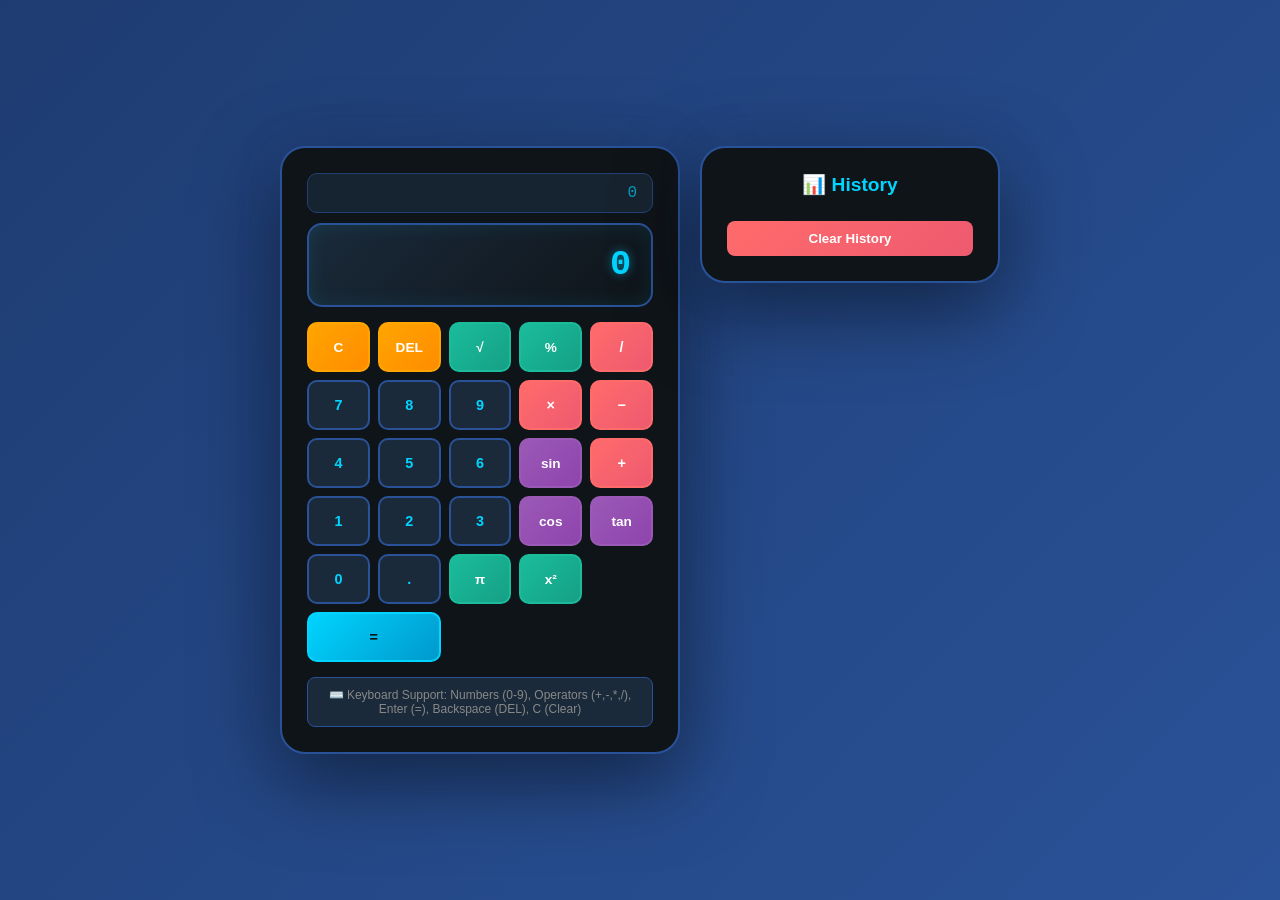
<file: index.html>
<!DOCTYPE html>
<html lang="en">
<head>
    <meta charset="UTF-8">
    <meta name="viewport" content="width=device-width, initial-scale=1.0">
    <title>Engineering Calculator</title>
    <style>
        * {
            margin: 0;
            padding: 0;
            box-sizing: border-box;
        }

        body {
            display: flex;
            justify-content: center;
            align-items: center;
            min-height: 100vh;
            background: linear-gradient(135deg, #1e3c72 0%, #2a5298 100%);
            font-family: 'Poppins', 'Segoe UI', Tahoma, Geneva, Verdana, sans-serif;
            padding: 20px;
        }

        .container {
            display: flex;
            gap: 20px;
            flex-wrap: wrap;
            justify-content: center;
            align-items: flex-start;
        }

        .calculator {
            background: #0f1419;
            border-radius: 25px;
            box-shadow: 0 25px 80px rgba(0, 0, 0, 0.5), 0 0 40px rgba(42, 82, 152, 0.3);
            padding: 25px;
            width: 400px;
            border: 2px solid #2a5298;
        }

        .display {
            background: linear-gradient(135deg, #1a2a3a 0%, #0f1419 100%);
            border-radius: 15px;
            padding: 20px;
            margin-bottom: 15px;
            text-align: right;
            font-size: 2.2em;
            font-weight: 700;
            color: #00d4ff;
            word-wrap: break-word;
            word-break: break-all;
            min-height: 60px;
            display: flex;
            align-items: center;
            justify-content: flex-end;
            border: 2px solid #2a5298;
            box-shadow: inset 0 0 20px rgba(0, 212, 255, 0.1);
            text-shadow: 0 0 10px rgba(0, 212, 255, 0.5);
            font-family: 'Courier New', monospace;
        }

        .display-expression {
            background: #1a2a3a;
            border-radius: 10px;
            padding: 10px 15px;
            margin-bottom: 10px;
            text-align: right;
            font-size: 1em;
            color: #00d4ff;
            opacity: 0.7;
            min-height: 25px;
            border: 1px solid #2a5298;
            font-family: 'Courier New', monospace;
        }

        .buttons {
            display: grid;
            grid-template-columns: repeat(5, 1fr);
            gap: 8px;
            margin-bottom: 15px;
        }

        .btn {
            padding: 15px;
            border: 2px solid #2a5298;
            border-radius: 10px;
            font-size: 0.9em;
            font-weight: 600;
            cursor: pointer;
            transition: all 0.3s ease;
            position: relative;
            overflow: hidden;
        }

        .btn::before {
            content: '';
            position: absolute;
            top: 0;
            left: -100%;
            width: 100%;
            height: 100%;
            background: rgba(0, 212, 255, 0.2);
            transition: left 0.3s ease;
            z-index: -1;
        }

        .btn:hover::before {
            left: 0;
        }

        .btn:hover {
            transform: translateY(-2px);
            box-shadow: 0 8px 20px rgba(0, 0, 0, 0.4);
        }

        .btn:active {
            transform: translateY(-1px);
        }

        .btn-number {
            background: #1a2a3a;
            color: #00d4ff;
            border-color: #2a5298;
        }

        .btn-number:hover {
            background: #2a3a4a;
            box-shadow: 0 0 15px rgba(0, 212, 255, 0.3);
        }

        .btn-operator {
            background: linear-gradient(135deg, #ff6b6b 0%, #ee5a6f 100%);
            color: white;
            border-color: #ff6b6b;
        }

        .btn-operator:hover {
            background: linear-gradient(135deg, #ff7a7a 0%, #ff5a6f 100%);
            box-shadow: 0 0 20px rgba(255, 107, 107, 0.5);
        }

        .btn-equals {
            background: linear-gradient(135deg, #00d4ff 0%, #0099cc 100%);
            color: #0f1419;
            border-color: #00d4ff;
            font-weight: 700;
            grid-column: span 2;
        }

        .btn-equals:hover {
            background: linear-gradient(135deg, #00e4ff 0%, #00aadd 100%);
            box-shadow: 0 0 25px rgba(0, 212, 255, 0.6);
        }

        .btn-function {
            background: linear-gradient(135deg, #ffa500 0%, #ff8c00 100%);
            color: white;
            font-size: 0.85em;
            border-color: #ffa500;
        }

        .btn-function:hover {
            background: linear-gradient(135deg, #ffb520 0%, #ffa500 100%);
            box-shadow: 0 0 20px rgba(255, 165, 0, 0.5);
        }

        .btn-trig {
            background: linear-gradient(135deg, #9b59b6 0%, #8e44ad 100%);
            color: white;
            font-size: 0.85em;
            border-color: #9b59b6;
        }

        .btn-trig:hover {
            background: linear-gradient(135deg, #a569c1 0%, #9d54b8 100%);
            box-shadow: 0 0 20px rgba(155, 89, 182, 0.5);
        }

        .btn-advanced {
            background: linear-gradient(135deg, #1abc9c 0%, #16a085 100%);
            color: white;
            font-size: 0.85em;
            border-color: #1abc9c;
        }

        .btn-advanced:hover {
            background: linear-gradient(135deg, #2ccbb1 0%, #1fb893 100%);
            box-shadow: 0 0 20px rgba(26, 188, 156, 0.5);
        }

        .history-panel {
            background: #0f1419;
            border-radius: 25px;
            box-shadow: 0 25px 80px rgba(0, 0, 0, 0.5), 0 0 40px rgba(42, 82, 152, 0.3);
            padding: 25px;
            width: 300px;
            border: 2px solid #2a5298;
            max-height: 600px;
            display: flex;
            flex-direction: column;
        }

        .history-title {
            color: #00d4ff;
            font-size: 1.2em;
            font-weight: 700;
            margin-bottom: 15px;
            text-align: center;
        }

        .history-list {
            flex: 1;
            overflow-y: auto;
            display: flex;
            flex-direction: column-reverse;
        }

        .history-item {
            background: #1a2a3a;
            border: 1px solid #2a5298;
            border-radius: 8px;
            padding: 10px;
            margin-bottom: 8px;
            color: #00d4ff;
            font-size: 0.85em;
            cursor: pointer;
            transition: all 0.2s ease;
            font-family: 'Courier New', monospace;
        }

        .history-item:hover {
            background: #2a3a4a;
            box-shadow: 0 0 10px rgba(0, 212, 255, 0.3);
        }

        .history-expression {
            color: #888;
            font-size: 0.75em;
        }

        .history-result {
            color: #00d4ff;
            font-weight: 600;
            margin-top: 3px;
        }

        .clear-history-btn {
            background: linear-gradient(135deg, #ff6b6b 0%, #ee5a6f 100%);
            color: white;
            border: none;
            border-radius: 8px;
            padding: 10px;
            margin-top: 10px;
            cursor: pointer;
            font-weight: 600;
            transition: all 0.3s ease;
        }

        .clear-history-btn:hover {
            background: linear-gradient(135deg, #ff7a7a 0%, #ff5a6f 100%);
            box-shadow: 0 0 15px rgba(255, 107, 107, 0.5);
        }

        .keyboard-info {
            color: #888;
            font-size: 0.75em;
            margin-top: 10px;
            text-align: center;
            padding: 10px;
            background: #1a2a3a;
            border-radius: 8px;
            border: 1px solid #2a5298;
        }

        ::-webkit-scrollbar {
            width: 8px;
        }

        ::-webkit-scrollbar-track {
            background: #1a2a3a;
            border-radius: 10px;
        }

        ::-webkit-scrollbar-thumb {
            background: #2a5298;
            border-radius: 10px;
        }

        ::-webkit-scrollbar-thumb:hover {
            background: #00d4ff;
        }

        @media (max-width: 900px) {
            .container {
                flex-direction: column;
                align-items: center;
            }

            .calculator,
            .history-panel {
                width: 100%;
                max-width: 400px;
            }
        }
    </style>
</head>
<body>
    <div class="container">
        <div class="calculator">
            <div class="display-expression" id="expression">0</div>
            <div class="display" id="display">0</div>

            <div class="buttons">
                <button class="btn btn-function" onclick="calculator.clear()" title="Clear">C</button>
                <button class="btn btn-function" onclick="calculator.delete()" title="Delete">DEL</button>
                <button class="btn btn-advanced" onclick="calculator.addFunction('sqrt')" title="Square Root">√</button>
                <button class="btn btn-advanced" onclick="calculator.addFunction('percent')" title="Percentage">%</button>
                <button class="btn btn-operator" onclick="calculator.setOperator('/')" title="Divide">/</button>

                <button class="btn btn-number" onclick="calculator.addNumber('7')">7</button>
                <button class="btn btn-number" onclick="calculator.addNumber('8')">8</button>
                <button class="btn btn-number" onclick="calculator.addNumber('9')">9</button>
                <button class="btn btn-operator" onclick="calculator.setOperator('*')" title="Multiply">×</button>
                <button class="btn btn-operator" onclick="calculator.setOperator('-')" title="Subtract">−</button>

                <button class="btn btn-number" onclick="calculator.addNumber('4')">4</button>
                <button class="btn btn-number" onclick="calculator.addNumber('5')">5</button>
                <button class="btn btn-number" onclick="calculator.addNumber('6')">6</button>
                <button class="btn btn-trig" onclick="calculator.addFunction('sin')" title="Sine">sin</button>
                <button class="btn btn-operator" onclick="calculator.setOperator('+')" title="Add">+</button>

                <button class="btn btn-number" onclick="calculator.addNumber('1')">1</button>
                <button class="btn btn-number" onclick="calculator.addNumber('2')">2</button>
                <button class="btn btn-number" onclick="calculator.addNumber('3')">3</button>
                <button class="btn btn-trig" onclick="calculator.addFunction('cos')" title="Cosine">cos</button>
                <button class="btn btn-trig" onclick="calculator.addFunction('tan')" title="Tangent">tan</button>

                <button class="btn btn-number" onclick="calculator.addNumber('0')">0</button>
                <button class="btn btn-number" onclick="calculator.addNumber('.')">.</button>
                <button class="btn btn-advanced" onclick="calculator.addFunction('pi')" title="Pi">π</button>
                <button class="btn btn-advanced" onclick="calculator.addFunction('power')" title="Power">x²</button>
                <button class="btn btn-equals" onclick="calculator.calculate()">=</button>
            </div>

            <div class="keyboard-info">
                ⌨️ Keyboard Support: Numbers (0-9), Operators (+,-,*,/), Enter (=), Backspace (DEL), C (Clear)
            </div>
        </div>

        <div class="history-panel">
            <div class="history-title">📊 History</div>
            <div class="history-list" id="historyList"></div>
            <button class="clear-history-btn" onclick="calculator.clearHistory()">Clear History</button>
        </div>
    </div>

    <script>
        const calculator = {
            display: null,
            expressionDisplay: null,
            historyList: null,
            currentValue: '0',
            previousValue: '',
            operator: null,
            shouldResetDisplay: false,
            history: [],
            degreeMode: true,

            init() {
                this.display = document.getElementById('display');
                this.expressionDisplay = document.getElementById('expression');
                this.historyList = document.getElementById('historyList');
                this.loadHistory();
                this.setupKeyboardSupport();
            },

            setupKeyboardSupport() {
                document.addEventListener('keydown', (e) => {
                    if (e.key >= '0' && e.key <= '9') {
                        this.addNumber(e.key);
                    } else if (e.key === '+' || e.key === '-' || e.key === '*' || e.key === '/') {
                        this.setOperator(e.key);
                    } else if (e.key === '.' || e.key === ',') {
                        this.addNumber('.');
                    } else if (e.key === 'Enter' || e.key === '=') {
                        e.preventDefault();
                        this.calculate();
                    } else if (e.key === 'Backspace') {
                        e.preventDefault();
                        this.delete();
                    } else if (e.key.toLowerCase() === 'c') {
                        this.clear();
                    }
                });
            },

            addNumber(num) {
                if (num === '.' && this.currentValue.includes('.')) return;

                if (this.shouldResetDisplay) {
                    this.currentValue = num === '.' ? '0.' : num;
                    this.shouldResetDisplay = false;
                } else {
                    if (this.currentValue === '0' && num !== '.') {
                        this.currentValue = num;
                    } else {
                        this.currentValue += num;
                    }
                }
                this.updateDisplay();
            },

            setOperator(op) {
                const inputValue = parseFloat(this.currentValue);

                if (this.previousValue === '') {
                    this.previousValue = inputValue;
                } else if (this.operator) {
                    const result = this.performCalculation(
                        this.previousValue,
                        inputValue,
                        this.operator
                    );
                    this.currentValue = String(result);
                    this.previousValue = result;
                }

                this.operator = op;
                this.shouldResetDisplay = true;
                this.updateDisplay();
            },

            addFunction(func) {
                let result;
                const value = parseFloat(this.currentValue);

                switch (func) {
                    case 'sqrt':
                        result = Math.sqrt(value);
                        this.addToHistory(`√(${value})`, result);
                        break;
                    case 'percent':
                        result = value / 100;
                        this.addToHistory(`${value}%`, result);
                        break;
                    case 'sin':
                        const sinVal = this.degreeMode ? value * Math.PI / 180 : value;
                        result = Math.sin(sinVal);
                        this.addToHistory(`sin(${value}°)`, result);
                        break;
                    case 'cos':
                        const cosVal = this.degreeMode ? value * Math.PI / 180 : value;
                        result = Math.cos(cosVal);
                        this.addToHistory(`cos(${value}°)`, result);
                        break;
                    case 'tan':
                        const tanVal = this.degreeMode ? value * Math.PI / 180 : value;
                        result = Math.tan(tanVal);
                        this.addToHistory(`tan(${value}°)`, result);
                        break;
                    case 'pi':
                        if (this.currentValue === '0') {
                            this.currentValue = String(Math.PI);
                        } else {
                            this.currentValue += Math.PI;
                        }
                        this.updateDisplay();
                        return;
                    case 'power':
                        result = value * value;
                        this.addToHistory(`${value}²`, result);
                        break;
                }

                if (result !== undefined) {
                    this.currentValue = String(result);
                    this.shouldResetDisplay = true;
                    this.updateDisplay();
                }
            },

            calculate() {
                if (this.operator && this.previousValue !== '') {
                    const result = this.performCalculation(
                        this.previousValue,
                        parseFloat(this.currentValue),
                        this.operator
                    );

                    const expression = `${this.previousValue} ${this.operator} ${this.currentValue}`;
                    this.addToHistory(expression, result);

                    this.currentValue = String(result);
                    this.previousValue = '';
                    this.operator = null;
                    this.shouldResetDisplay = true;
                    this.updateDisplay();
                }
            },

            performCalculation(prev, current, operator) {
                switch (operator) {
                    case '+': return prev + current;
                    case '-': return prev - current;
                    case '*': return prev * current;
                    case '/': return current !== 0 ? prev / current : 0;
                    default: return current;
                }
            },

            addToHistory(expression, result) {
                const historyItem = {
                    expression: expression,
                    result: result,
                    timestamp: new Date().toLocaleTimeString()
                };
                this.history.unshift(historyItem);
                this.saveHistory();
                this.updateHistoryDisplay();
            },

            updateHistoryDisplay() {
                this.historyList.innerHTML = '';
                this.history.slice(0, 20).forEach(item => {
                    const div = document.createElement('div');
                    div.className = 'history-item';
                    div.onclick = () => {
                        this.currentValue = String(item.result);
                        this.updateDisplay();
                    };
                    div.innerHTML = `
                        <div class="history-expression">${item.expression}</div>
                        <div class="history-result">${parseFloat(item.result).toFixed(8)}</div>
                    `;
                    this.historyList.appendChild(div);
                });
            },

            saveHistory() {
                localStorage.setItem('calculatorHistory', JSON.stringify(this.history));
            },

            loadHistory() {
                const saved = localStorage.getItem('calculatorHistory');
                if (saved) {
                    this.history = JSON.parse(saved);
                    this.updateHistoryDisplay();
                }
            },

            clearHistory() {
                if (confirm('Clear all history?')) {
                    this.history = [];
                    this.saveHistory();
                    this.updateHistoryDisplay();
                }
            },

            clear() {
                this.currentValue = '0';
                this.previousValue = '';
                this.operator = null;
                this.shouldResetDisplay = false;
                this.updateDisplay();
            },

            delete() {
                if (this.shouldResetDisplay) return;
                if (this.currentValue.length === 1) {
                    this.currentValue = '0';
                } else {
                    this.currentValue = this.currentValue.slice(0, -1);
                }
                this.updateDisplay();
            },

            updateDisplay() {
                let displayValue = this.currentValue;
                if (displayValue.length > 12) {
                    displayValue = parseFloat(displayValue).toExponential(5);
                }
                this.display.textContent = displayValue;

                let expr = '';
                if (this.previousValue !== '') {
                    expr += this.previousValue;
                }
                if (this.operator) {
                    expr += ' ' + this.operator + ' ';
                }
                if (expr) {
                    this.expressionDisplay.textContent = expr;
                } else {
                    this.expressionDisplay.textContent = '0';
                }
            }
        };

        calculator.init();
    </script>
</body>
</html>
</file>
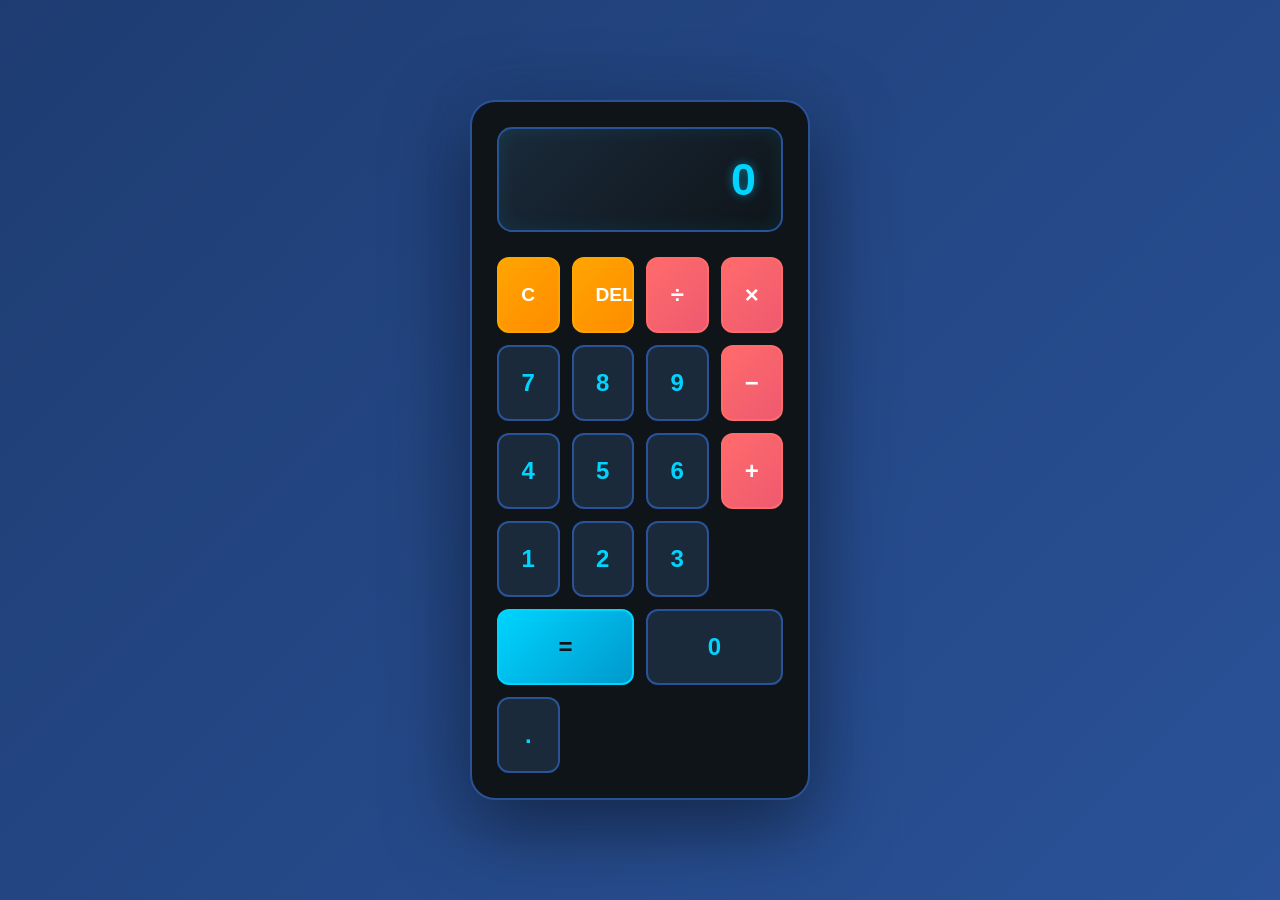
<file: calculator_Version2.html>
<!DOCTYPE html>
<html lang="en">
<head>
    <meta charset="UTF-8">
    <meta name="viewport" content="width=device-width, initial-scale=1.0">
    <title>Modern Calculator</title>
    <style>
        * {
            margin: 0;
            padding: 0;
            box-sizing: border-box;
        }

        body {
            display: flex;
            justify-content: center;
            align-items: center;
            min-height: 100vh;
            background: linear-gradient(135deg, #1e3c72 0%, #2a5298 100%);
            font-family: 'Poppins', 'Segoe UI', Tahoma, Geneva, Verdana, sans-serif;
        }

        .calculator {
            background: #0f1419;
            border-radius: 25px;
            box-shadow: 0 25px 80px rgba(0, 0, 0, 0.5), 0 0 40px rgba(42, 82, 152, 0.3);
            padding: 25px;
            width: 340px;
            border: 2px solid #2a5298;
        }

        .display {
            background: linear-gradient(135deg, #1a2a3a 0%, #0f1419 100%);
            border-radius: 15px;
            padding: 25px;
            margin-bottom: 25px;
            text-align: right;
            font-size: 2.8em;
            font-weight: 700;
            color: #00d4ff;
            word-wrap: break-word;
            word-break: break-all;
            min-height: 70px;
            display: flex;
            align-items: center;
            justify-content: flex-end;
            border: 2px solid #2a5298;
            box-shadow: inset 0 0 20px rgba(0, 212, 255, 0.1);
            text-shadow: 0 0 10px rgba(0, 212, 255, 0.5);
        }

        .buttons {
            display: grid;
            grid-template-columns: repeat(4, 1fr);
            gap: 12px;
        }

        .btn {
            padding: 22px;
            border: 2px solid #2a5298;
            border-radius: 12px;
            font-size: 1.5em;
            font-weight: 600;
            cursor: pointer;
            transition: all 0.3s ease;
            position: relative;
            overflow: hidden;
        }

        .btn::before {
            content: '';
            position: absolute;
            top: 0;
            left: -100%;
            width: 100%;
            height: 100%;
            background: rgba(0, 212, 255, 0.2);
            transition: left 0.3s ease;
            z-index: -1;
        }

        .btn:hover::before {
            left: 0;
        }

        .btn:hover {
            transform: translateY(-3px);
            box-shadow: 0 8px 20px rgba(0, 0, 0, 0.4);
        }

        .btn:active {
            transform: translateY(-1px);
        }

        .btn-number {
            background: #1a2a3a;
            color: #00d4ff;
            border-color: #2a5298;
        }

        .btn-number:hover {
            background: #2a3a4a;
            box-shadow: 0 0 15px rgba(0, 212, 255, 0.3);
        }

        .btn-operator {
            background: linear-gradient(135deg, #ff6b6b 0%, #ee5a6f 100%);
            color: white;
            border-color: #ff6b6b;
        }

        .btn-operator:hover {
            background: linear-gradient(135deg, #ff7a7a 0%, #ff5a6f 100%);
            box-shadow: 0 0 20px rgba(255, 107, 107, 0.5);
        }

        .btn-equals {
            background: linear-gradient(135deg, #00d4ff 0%, #0099cc 100%);
            color: #0f1419;
            grid-column: span 2;
            border-color: #00d4ff;
            font-weight: 700;
        }

        .btn-equals:hover {
            background: linear-gradient(135deg, #00e4ff 0%, #00aadd 100%);
            box-shadow: 0 0 25px rgba(0, 212, 255, 0.6);
        }

        .btn-function {
            background: linear-gradient(135deg, #ffa500 0%, #ff8c00 100%);
            color: white;
            font-size: 1.2em;
            border-color: #ffa500;
        }

        .btn-function:hover {
            background: linear-gradient(135deg, #ffb520 0%, #ffa500 100%);
            box-shadow: 0 0 20px rgba(255, 165, 0, 0.5);
        }

        .btn-zero {
            grid-column: span 2;
        }

        @media (max-width: 400px) {
            .calculator {
                width: 100%;
                max-width: 340px;
                padding: 15px;
            }

            .display {
                font-size: 2.2em;
                padding: 20px;
                margin-bottom: 20px;
            }

            .btn {
                padding: 18px;
                font-size: 1.3em;
            }

            .buttons {
                gap: 8px;
            }
        }
    </style>
</head>
<body>
    <div class="calculator">
        <div class="display">0</div>
        <div class="buttons">
            <button class="btn btn-function" onclick="calculator.clear()">C</button>
            <button class="btn btn-function" onclick="calculator.delete()">DEL</button>
            <button class="btn btn-operator" onclick="calculator.setOperator('/')">÷</button>
            <button class="btn btn-operator" onclick="calculator.setOperator('*')">×</button>

            <button class="btn btn-number" onclick="calculator.addNumber('7')">7</button>
            <button class="btn btn-number" onclick="calculator.addNumber('8')">8</button>
            <button class="btn btn-number" onclick="calculator.addNumber('9')">9</button>
            <button class="btn btn-operator" onclick="calculator.setOperator('-')">−</button>

            <button class="btn btn-number" onclick="calculator.addNumber('4')">4</button>
            <button class="btn btn-number" onclick="calculator.addNumber('5')">5</button>
            <button class="btn btn-number" onclick="calculator.addNumber('6')">6</button>
            <button class="btn btn-operator" onclick="calculator.setOperator('+')">+</button>

            <button class="btn btn-number" onclick="calculator.addNumber('1')">1</button>
            <button class="btn btn-number" onclick="calculator.addNumber('2')">2</button>
            <button class="btn btn-number" onclick="calculator.addNumber('3')">3</button>
            <button class="btn btn-equals" onclick="calculator.calculate()">=</button>

            <button class="btn btn-number btn-zero" onclick="calculator.addNumber('0')">0</button>
            <button class="btn btn-number" onclick="calculator.addNumber('.')">.</button>
        </div>
    </div>

    <script>
        const calculator = {
            display: null,
            currentValue: '0',
            previousValue: '',
            operator: null,
            shouldResetDisplay: false,

            init() {
                this.display = document.querySelector('.display');
            },

            addNumber(num) {
                if (num === '.' && this.currentValue.includes('.')) return;

                if (this.shouldResetDisplay) {
                    this.currentValue = num === '.' ? '0.' : num;
                    this.shouldResetDisplay = false;
                } else {
                    if (this.currentValue === '0' && num !== '.') {
                        this.currentValue = num;
                    } else {
                        this.currentValue += num;
                    }
                }
                this.updateDisplay();
            },

            setOperator(op) {
                const inputValue = parseFloat(this.currentValue);

                if (this.previousValue === '') {
                    this.previousValue = inputValue;
                } else if (this.operator) {
                    const result = this.performCalculation(
                        this.previousValue,
                        inputValue,
                        this.operator
                    );
                    this.currentValue = String(result);
                    this.previousValue = result;
                }

                this.operator = op;
                this.shouldResetDisplay = true;
            },

            calculate() {
                if (this.operator && this.previousValue !== '') {
                    const result = this.performCalculation(
                        this.previousValue,
                        parseFloat(this.currentValue),
                        this.operator
                    );

                    this.currentValue = String(result);
                    this.previousValue = '';
                    this.operator = null;
                    this.shouldResetDisplay = true;
                    this.updateDisplay();
                }
            },

            performCalculation(prev, current, operator) {
                switch (operator) {
                    case '+': return prev + current;
                    case '-': return prev - current;
                    case '*': return prev * current;
                    case '/': return current !== 0 ? prev / current : 0;
                    default: return current;
                }
            },

            clear() {
                this.currentValue = '0';
                this.previousValue = '';
                this.operator = null;
                this.shouldResetDisplay = false;
                this.updateDisplay();
            },

            delete() {
                if (this.shouldResetDisplay) return;
                if (this.currentValue.length === 1) {
                    this.currentValue = '0';
                } else {
                    this.currentValue = this.currentValue.slice(0, -1);
                }
                this.updateDisplay();
            },

            updateDisplay() {
                let displayValue = this.currentValue;
                if (displayValue.length > 12) {
                    displayValue = parseFloat(displayValue).toExponential(5);
                }
                this.display.textContent = displayValue;
            }
        };

        calculator.init();
    </script>
</body>
</html>
</file>
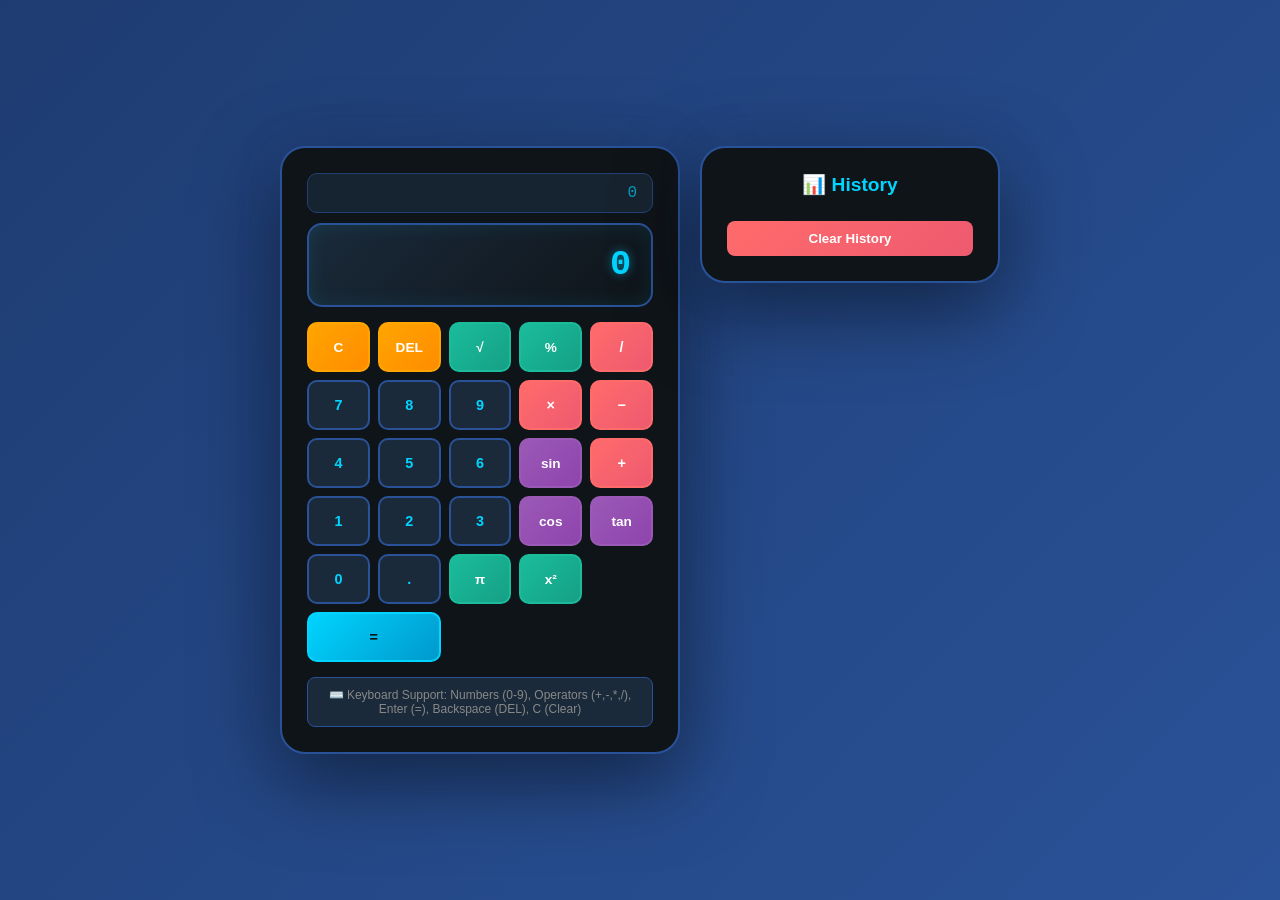
<file: engineering-calculator_Version2.html>
<!DOCTYPE html>
<html lang="en">
<head>
    <meta charset="UTF-8">
    <meta name="viewport" content="width=device-width, initial-scale=1.0">
    <title>Engineering Calculator</title>
    <style>
        * {
            margin: 0;
            padding: 0;
            box-sizing: border-box;
        }

        body {
            display: flex;
            justify-content: center;
            align-items: center;
            min-height: 100vh;
            background: linear-gradient(135deg, #1e3c72 0%, #2a5298 100%);
            font-family: 'Poppins', 'Segoe UI', Tahoma, Geneva, Verdana, sans-serif;
            padding: 20px;
        }

        .container {
            display: flex;
            gap: 20px;
            flex-wrap: wrap;
            justify-content: center;
            align-items: flex-start;
        }

        .calculator {
            background: #0f1419;
            border-radius: 25px;
            box-shadow: 0 25px 80px rgba(0, 0, 0, 0.5), 0 0 40px rgba(42, 82, 152, 0.3);
            padding: 25px;
            width: 400px;
            border: 2px solid #2a5298;
        }

        .display {
            background: linear-gradient(135deg, #1a2a3a 0%, #0f1419 100%);
            border-radius: 15px;
            padding: 20px;
            margin-bottom: 15px;
            text-align: right;
            font-size: 2.2em;
            font-weight: 700;
            color: #00d4ff;
            word-wrap: break-word;
            word-break: break-all;
            min-height: 60px;
            display: flex;
            align-items: center;
            justify-content: flex-end;
            border: 2px solid #2a5298;
            box-shadow: inset 0 0 20px rgba(0, 212, 255, 0.1);
            text-shadow: 0 0 10px rgba(0, 212, 255, 0.5);
            font-family: 'Courier New', monospace;
        }

        .display-expression {
            background: #1a2a3a;
            border-radius: 10px;
            padding: 10px 15px;
            margin-bottom: 10px;
            text-align: right;
            font-size: 1em;
            color: #00d4ff;
            opacity: 0.7;
            min-height: 25px;
            border: 1px solid #2a5298;
            font-family: 'Courier New', monospace;
        }

        .buttons {
            display: grid;
            grid-template-columns: repeat(5, 1fr);
            gap: 8px;
            margin-bottom: 15px;
        }

        .btn {
            padding: 15px;
            border: 2px solid #2a5298;
            border-radius: 10px;
            font-size: 0.9em;
            font-weight: 600;
            cursor: pointer;
            transition: all 0.3s ease;
            position: relative;
            overflow: hidden;
        }

        .btn::before {
            content: '';
            position: absolute;
            top: 0;
            left: -100%;
            width: 100%;
            height: 100%;
            background: rgba(0, 212, 255, 0.2);
            transition: left 0.3s ease;
            z-index: -1;
        }

        .btn:hover::before {
            left: 0;
        }

        .btn:hover {
            transform: translateY(-2px);
            box-shadow: 0 8px 20px rgba(0, 0, 0, 0.4);
        }

        .btn:active {
            transform: translateY(-1px);
        }

        .btn-number {
            background: #1a2a3a;
            color: #00d4ff;
            border-color: #2a5298;
        }

        .btn-number:hover {
            background: #2a3a4a;
            box-shadow: 0 0 15px rgba(0, 212, 255, 0.3);
        }

        .btn-operator {
            background: linear-gradient(135deg, #ff6b6b 0%, #ee5a6f 100%);
            color: white;
            border-color: #ff6b6b;
        }

        .btn-operator:hover {
            background: linear-gradient(135deg, #ff7a7a 0%, #ff5a6f 100%);
            box-shadow: 0 0 20px rgba(255, 107, 107, 0.5);
        }

        .btn-equals {
            background: linear-gradient(135deg, #00d4ff 0%, #0099cc 100%);
            color: #0f1419;
            border-color: #00d4ff;
            font-weight: 700;
            grid-column: span 2;
        }

        .btn-equals:hover {
            background: linear-gradient(135deg, #00e4ff 0%, #00aadd 100%);
            box-shadow: 0 0 25px rgba(0, 212, 255, 0.6);
        }

        .btn-function {
            background: linear-gradient(135deg, #ffa500 0%, #ff8c00 100%);
            color: white;
            font-size: 0.85em;
            border-color: #ffa500;
        }

        .btn-function:hover {
            background: linear-gradient(135deg, #ffb520 0%, #ffa500 100%);
            box-shadow: 0 0 20px rgba(255, 165, 0, 0.5);
        }

        .btn-trig {
            background: linear-gradient(135deg, #9b59b6 0%, #8e44ad 100%);
            color: white;
            font-size: 0.85em;
            border-color: #9b59b6;
        }

        .btn-trig:hover {
            background: linear-gradient(135deg, #a569c1 0%, #9d54b8 100%);
            box-shadow: 0 0 20px rgba(155, 89, 182, 0.5);
        }

        .btn-advanced {
            background: linear-gradient(135deg, #1abc9c 0%, #16a085 100%);
            color: white;
            font-size: 0.85em;
            border-color: #1abc9c;
        }

        .btn-advanced:hover {
            background: linear-gradient(135deg, #2ccbb1 0%, #1fb893 100%);
            box-shadow: 0 0 20px rgba(26, 188, 156, 0.5);
        }

        .history-panel {
            background: #0f1419;
            border-radius: 25px;
            box-shadow: 0 25px 80px rgba(0, 0, 0, 0.5), 0 0 40px rgba(42, 82, 152, 0.3);
            padding: 25px;
            width: 300px;
            border: 2px solid #2a5298;
            max-height: 600px;
            display: flex;
            flex-direction: column;
        }

        .history-title {
            color: #00d4ff;
            font-size: 1.2em;
            font-weight: 700;
            margin-bottom: 15px;
            text-align: center;
        }

        .history-list {
            flex: 1;
            overflow-y: auto;
            display: flex;
            flex-direction: column-reverse;
        }

        .history-item {
            background: #1a2a3a;
            border: 1px solid #2a5298;
            border-radius: 8px;
            padding: 10px;
            margin-bottom: 8px;
            color: #00d4ff;
            font-size: 0.85em;
            cursor: pointer;
            transition: all 0.2s ease;
            font-family: 'Courier New', monospace;
        }

        .history-item:hover {
            background: #2a3a4a;
            box-shadow: 0 0 10px rgba(0, 212, 255, 0.3);
        }

        .history-expression {
            color: #888;
            font-size: 0.75em;
        }

        .history-result {
            color: #00d4ff;
            font-weight: 600;
            margin-top: 3px;
        }

        .clear-history-btn {
            background: linear-gradient(135deg, #ff6b6b 0%, #ee5a6f 100%);
            color: white;
            border: none;
            border-radius: 8px;
            padding: 10px;
            margin-top: 10px;
            cursor: pointer;
            font-weight: 600;
            transition: all 0.3s ease;
        }

        .clear-history-btn:hover {
            background: linear-gradient(135deg, #ff7a7a 0%, #ff5a6f 100%);
            box-shadow: 0 0 15px rgba(255, 107, 107, 0.5);
        }

        .keyboard-info {
            color: #888;
            font-size: 0.75em;
            margin-top: 10px;
            text-align: center;
            padding: 10px;
            background: #1a2a3a;
            border-radius: 8px;
            border: 1px solid #2a5298;
        }

        ::-webkit-scrollbar {
            width: 8px;
        }

        ::-webkit-scrollbar-track {
            background: #1a2a3a;
            border-radius: 10px;
        }

        ::-webkit-scrollbar-thumb {
            background: #2a5298;
            border-radius: 10px;
        }

        ::-webkit-scrollbar-thumb:hover {
            background: #00d4ff;
        }

        @media (max-width: 900px) {
            .container {
                flex-direction: column;
                align-items: center;
            }

            .calculator,
            .history-panel {
                width: 100%;
                max-width: 400px;
            }
        }
    </style>
</head>
<body>
    <div class="container">
        <div class="calculator">
            <div class="display-expression" id="expression">0</div>
            <div class="display" id="display">0</div>

            <div class="buttons">
                <button class="btn btn-function" onclick="calculator.clear()" title="Clear">C</button>
                <button class="btn btn-function" onclick="calculator.delete()" title="Delete">DEL</button>
                <button class="btn btn-advanced" onclick="calculator.addFunction('sqrt')" title="Square Root">√</button>
                <button class="btn btn-advanced" onclick="calculator.addFunction('percent')" title="Percentage">%</button>
                <button class="btn btn-operator" onclick="calculator.setOperator('/')" title="Divide">/</button>

                <button class="btn btn-number" onclick="calculator.addNumber('7')">7</button>
                <button class="btn btn-number" onclick="calculator.addNumber('8')">8</button>
                <button class="btn btn-number" onclick="calculator.addNumber('9')">9</button>
                <button class="btn btn-operator" onclick="calculator.setOperator('*')" title="Multiply">×</button>
                <button class="btn btn-operator" onclick="calculator.setOperator('-')" title="Subtract">−</button>

                <button class="btn btn-number" onclick="calculator.addNumber('4')">4</button>
                <button class="btn btn-number" onclick="calculator.addNumber('5')">5</button>
                <button class="btn btn-number" onclick="calculator.addNumber('6')">6</button>
                <button class="btn btn-trig" onclick="calculator.addFunction('sin')" title="Sine">sin</button>
                <button class="btn btn-operator" onclick="calculator.setOperator('+')" title="Add">+</button>

                <button class="btn btn-number" onclick="calculator.addNumber('1')">1</button>
                <button class="btn btn-number" onclick="calculator.addNumber('2')">2</button>
                <button class="btn btn-number" onclick="calculator.addNumber('3')">3</button>
                <button class="btn btn-trig" onclick="calculator.addFunction('cos')" title="Cosine">cos</button>
                <button class="btn btn-trig" onclick="calculator.addFunction('tan')" title="Tangent">tan</button>

                <button class="btn btn-number" onclick="calculator.addNumber('0')">0</button>
                <button class="btn btn-number" onclick="calculator.addNumber('.')">.</button>
                <button class="btn btn-advanced" onclick="calculator.addFunction('pi')" title="Pi">π</button>
                <button class="btn btn-advanced" onclick="calculator.addFunction('power')" title="Power">x²</button>
                <button class="btn btn-equals" onclick="calculator.calculate()">=</button>
            </div>

            <div class="keyboard-info">
                ⌨️ Keyboard Support: Numbers (0-9), Operators (+,-,*,/), Enter (=), Backspace (DEL), C (Clear)
            </div>
        </div>

        <div class="history-panel">
            <div class="history-title">📊 History</div>
            <div class="history-list" id="historyList"></div>
            <button class="clear-history-btn" onclick="calculator.clearHistory()">Clear History</button>
        </div>
    </div>

    <script>
        const calculator = {
            display: null,
            expressionDisplay: null,
            historyList: null,
            currentValue: '0',
            previousValue: '',
            operator: null,
            shouldResetDisplay: false,
            history: [],
            degreeMode: true,

            init() {
                this.display = document.getElementById('display');
                this.expressionDisplay = document.getElementById('expression');
                this.historyList = document.getElementById('historyList');
                this.loadHistory();
                this.setupKeyboardSupport();
            },

            setupKeyboardSupport() {
                document.addEventListener('keydown', (e) => {
                    if (e.key >= '0' && e.key <= '9') {
                        this.addNumber(e.key);
                    } else if (e.key === '+' || e.key === '-' || e.key === '*' || e.key === '/') {
                        this.setOperator(e.key);
                    } else if (e.key === '.' || e.key === ',') {
                        this.addNumber('.');
                    } else if (e.key === 'Enter' || e.key === '=') {
                        e.preventDefault();
                        this.calculate();
                    } else if (e.key === 'Backspace') {
                        e.preventDefault();
                        this.delete();
                    } else if (e.key.toLowerCase() === 'c') {
                        this.clear();
                    }
                });
            },

            addNumber(num) {
                if (num === '.' && this.currentValue.includes('.')) return;

                if (this.shouldResetDisplay) {
                    this.currentValue = num === '.' ? '0.' : num;
                    this.shouldResetDisplay = false;
                } else {
                    if (this.currentValue === '0' && num !== '.') {
                        this.currentValue = num;
                    } else {
                        this.currentValue += num;
                    }
                }
                this.updateDisplay();
            },

            setOperator(op) {
                const inputValue = parseFloat(this.currentValue);

                if (this.previousValue === '') {
                    this.previousValue = inputValue;
                } else if (this.operator) {
                    const result = this.performCalculation(
                        this.previousValue,
                        inputValue,
                        this.operator
                    );
                    this.currentValue = String(result);
                    this.previousValue = result;
                }

                this.operator = op;
                this.shouldResetDisplay = true;
                this.updateDisplay();
            },

            addFunction(func) {
                let result;
                const value = parseFloat(this.currentValue);

                switch (func) {
                    case 'sqrt':
                        result = Math.sqrt(value);
                        this.addToHistory(`√(${value})`, result);
                        break;
                    case 'percent':
                        result = value / 100;
                        this.addToHistory(`${value}%`, result);
                        break;
                    case 'sin':
                        const sinVal = this.degreeMode ? value * Math.PI / 180 : value;
                        result = Math.sin(sinVal);
                        this.addToHistory(`sin(${value}°)`, result);
                        break;
                    case 'cos':
                        const cosVal = this.degreeMode ? value * Math.PI / 180 : value;
                        result = Math.cos(cosVal);
                        this.addToHistory(`cos(${value}°)`, result);
                        break;
                    case 'tan':
                        const tanVal = this.degreeMode ? value * Math.PI / 180 : value;
                        result = Math.tan(tanVal);
                        this.addToHistory(`tan(${value}°)`, result);
                        break;
                    case 'pi':
                        if (this.currentValue === '0') {
                            this.currentValue = String(Math.PI);
                        } else {
                            this.currentValue += Math.PI;
                        }
                        this.updateDisplay();
                        return;
                    case 'power':
                        result = value * value;
                        this.addToHistory(`${value}²`, result);
                        break;
                }

                if (result !== undefined) {
                    this.currentValue = String(result);
                    this.shouldResetDisplay = true;
                    this.updateDisplay();
                }
            },

            calculate() {
                if (this.operator && this.previousValue !== '') {
                    const result = this.performCalculation(
                        this.previousValue,
                        parseFloat(this.currentValue),
                        this.operator
                    );

                    const expression = `${this.previousValue} ${this.operator} ${this.currentValue}`;
                    this.addToHistory(expression, result);

                    this.currentValue = String(result);
                    this.previousValue = '';
                    this.operator = null;
                    this.shouldResetDisplay = true;
                    this.updateDisplay();
                }
            },

            performCalculation(prev, current, operator) {
                switch (operator) {
                    case '+': return prev + current;
                    case '-': return prev - current;
                    case '*': return prev * current;
                    case '/': return current !== 0 ? prev / current : 0;
                    default: return current;
                }
            },

            addToHistory(expression, result) {
                const historyItem = {
                    expression: expression,
                    result: result,
                    timestamp: new Date().toLocaleTimeString()
                };
                this.history.unshift(historyItem);
                this.saveHistory();
                this.updateHistoryDisplay();
            },

            updateHistoryDisplay() {
                this.historyList.innerHTML = '';
                this.history.slice(0, 20).forEach(item => {
                    const div = document.createElement('div');
                    div.className = 'history-item';
                    div.onclick = () => {
                        this.currentValue = String(item.result);
                        this.updateDisplay();
                    };
                    div.innerHTML = `
                        <div class="history-expression">${item.expression}</div>
                        <div class="history-result">${parseFloat(item.result).toFixed(8)}</div>
                    `;
                    this.historyList.appendChild(div);
                });
            },

            saveHistory() {
                localStorage.setItem('calculatorHistory', JSON.stringify(this.history));
            },

            loadHistory() {
                const saved = localStorage.getItem('calculatorHistory');
                if (saved) {
                    this.history = JSON.parse(saved);
                    this.updateHistoryDisplay();
                }
            },

            clearHistory() {
                if (confirm('Clear all history?')) {
                    this.history = [];
                    this.saveHistory();
                    this.updateHistoryDisplay();
                }
            },

            clear() {
                this.currentValue = '0';
                this.previousValue = '';
                this.operator = null;
                this.shouldResetDisplay = false;
                this.updateDisplay();
            },

            delete() {
                if (this.shouldResetDisplay) return;
                if (this.currentValue.length === 1) {
                    this.currentValue = '0';
                } else {
                    this.currentValue = this.currentValue.slice(0, -1);
                }
                this.updateDisplay();
            },

            updateDisplay() {
                let displayValue = this.currentValue;
                if (displayValue.length > 12) {
                    displayValue = parseFloat(displayValue).toExponential(5);
                }
                this.display.textContent = displayValue;

                let expr = '';
                if (this.previousValue !== '') {
                    expr += this.previousValue;
                }
                if (this.operator) {
                    expr += ' ' + this.operator + ' ';
                }
                if (expr) {
                    this.expressionDisplay.textContent = expr;
                } else {
                    this.expressionDisplay.textContent = '0';
                }
            }
        };

        calculator.init();
    </script>
</body>
</html>
</file>
